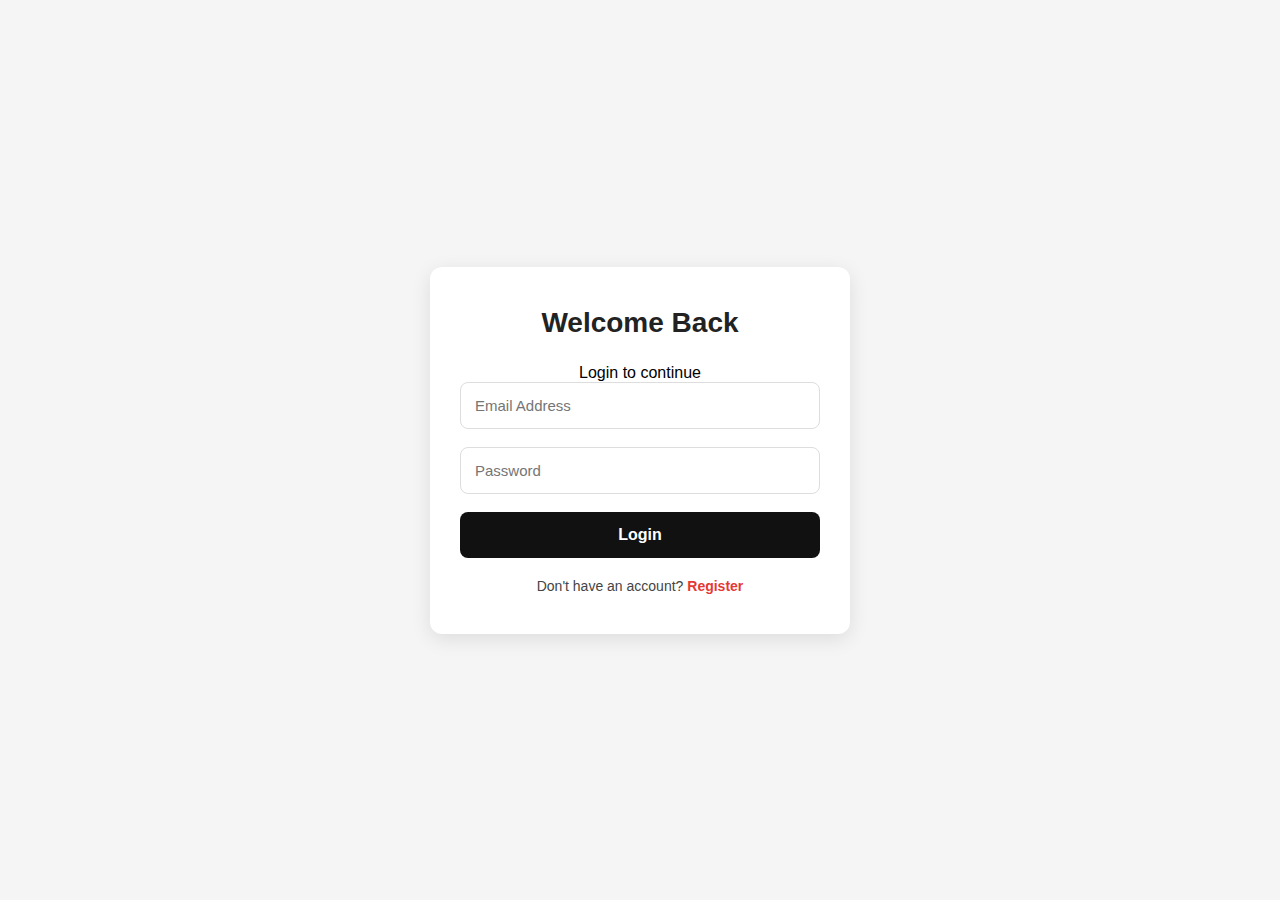
<file: auth/login.html>
<!DOCTYPE html>
<html lang="en">
<head>
  <meta charset="UTF-8">
  <meta name="viewport" content="width=device-width, initial-scale=1.0">
  <title>Login — Makarios Emporium</title>
  <link rel="stylesheet" href="../auth.css">
  <script defer src="auth.js"></script>
</head>

<body class="auth-body">

  <div class="auth-container">
    <h2>Welcome Back</h2>
    <p class="subtitle">Login to continue</p>

    <form id="loginForm" class="auth-form">
      <input id="loginEmail" type="email" placeholder="Email Address" required>
      <input id="loginPassword" type="password" placeholder="Password" required>

      <button type="submit" class="auth-btn">Login</button>

      <p class="switch-link">
        Don't have an account? 
        <a href="register.html">Register</a>
      </p>
    </form>
  </div>

</body>
</html>
</file>
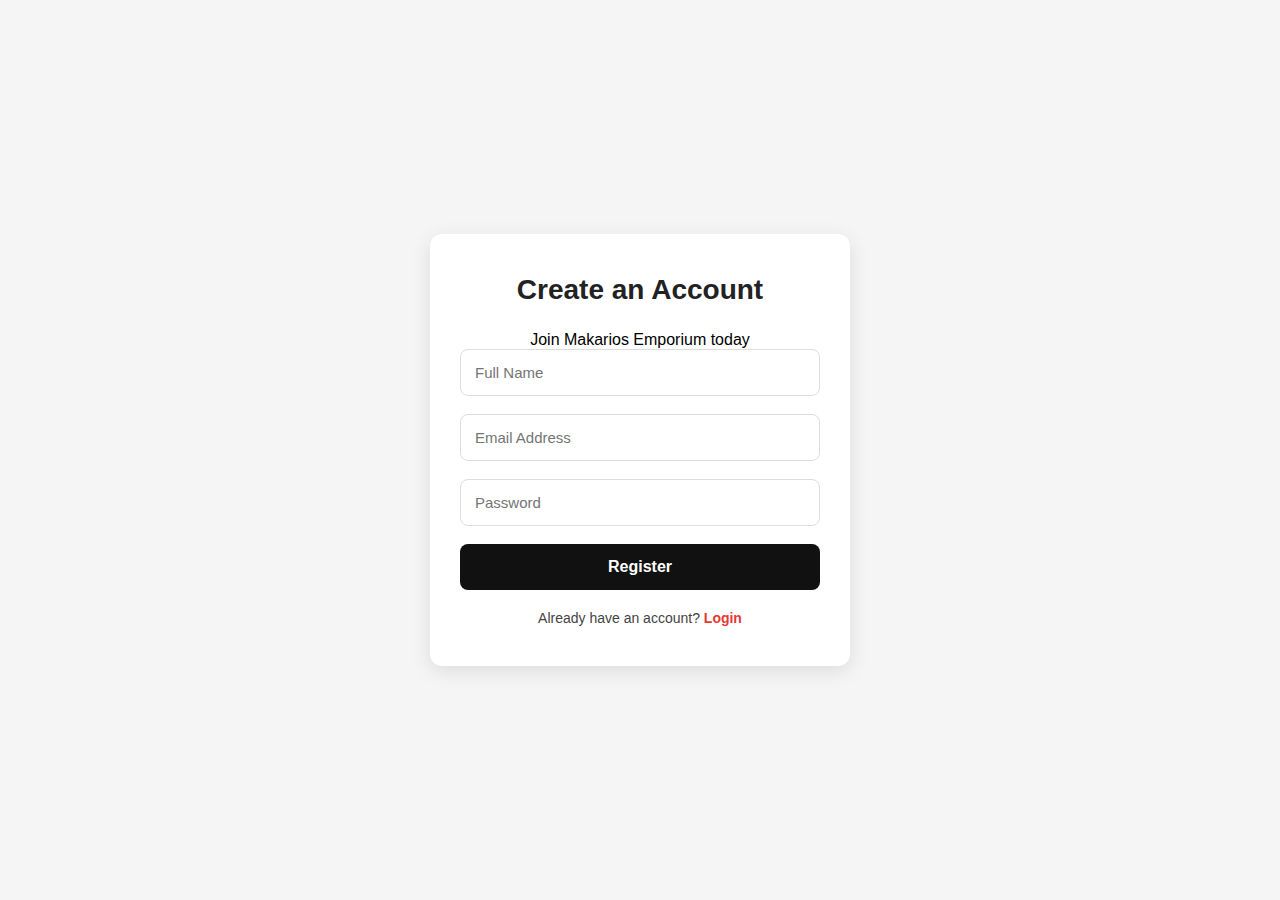
<file: auth/register.html>
<!DOCTYPE html>
<html lang="en">
<head>
  <meta charset="UTF-8">
  <meta name="viewport" content="width=device-width, initial-scale=1.0">
  <title>Create Account — Makarios Emporium</title>
  <link rel="stylesheet" href="../auth.css">
  <script defer src="auth.js"></script>
</head>

<body class="auth-body">

  <div class="auth-container">
    <h2>Create an Account</h2>
    <p class="subtitle">Join Makarios Emporium today</p>

    <form id="registerForm" class="auth-form">
      <input id="regName" type="text" placeholder="Full Name" required>
      <input id="regEmail" type="email" placeholder="Email Address" required>
      <input id="regPassword" type="password" placeholder="Password" required>

      <button type="submit" class="auth-btn">Register</button>

      <p class="switch-link">
        Already have an account?
        <a href="login.html">Login</a>
      </p>
    </form>
  </div>

</body>
</html>
</file>
<file: auth.css>
/* RESET */
* {
  margin: 0;
  padding: 0;
  box-sizing: border-box;
}

body, html {
  font-family: 'Poppins', sans-serif;
  background: #f5f5f5;
  height: 100%;
}

/* AUTH PAGE BACKGROUND */
.auth-body {
  display: flex;
  justify-content: center;
  align-items: center;
  padding: 20px;
}

/* CONTAINER */
.auth-container {
  width: 100%;
  max-width: 420px;
  background: #ffffff;
  padding: 40px 30px;
  border-radius: 12px;
  box-shadow: 0 5px 20px rgba(0,0,0,0.1);
  text-align: center;
}

.auth-container h2 {
  font-size: 28px;
  font-weight: 700;
  margin-bottom: 25px;
  color: #222;
}

/* INPUTS */
.auth-container input {
  width: 100%;
  padding: 14px;
  margin-bottom: 18px;
  border: 1px solid #ddd;
  border-radius: 8px;
  font-size: 15px;
  transition: 0.2s;
}

.auth-container input:focus {
  border-color: #000;
  outline: none;
}

/* BUTTON */
.auth-btn {
  width: 100%;
  background: #111;
  color: white;
  padding: 14px;
  font-size: 16px;
  border: none;
  border-radius: 8px;
  font-weight: 600;
  cursor: pointer;
  transition: 0.2s;
}

.auth-btn:hover {
  background: #333;
}

/* SWITCH LINK */
.switch-link {
  margin-top: 20px;
  font-size: 14px;
  color: #444;
}

.switch-link a {
  color: #e53935;
  font-weight: 600;
  text-decoration: none;
}

.switch-link a:hover {
  text-decoration: underline;
}

/* GOOGLE BUTTON */
.google-btn {
  width: 100%;
  margin-top: 10px;
  padding: 12px;
  background: #4285F4;
  color: #fff;
  border: none;
  border-radius: 8px;
  cursor: pointer;
  font-weight: 600;
  font-size: 15px;
}

.google-btn:hover {
  background: #2f6bd9;
}

/* MOBILE */
@media (max-width: 480px) {
  .auth-container {
    padding: 30px 20px;
  }

  .auth-container h2 {
    font-size: 24px;
  }
}
</file>
